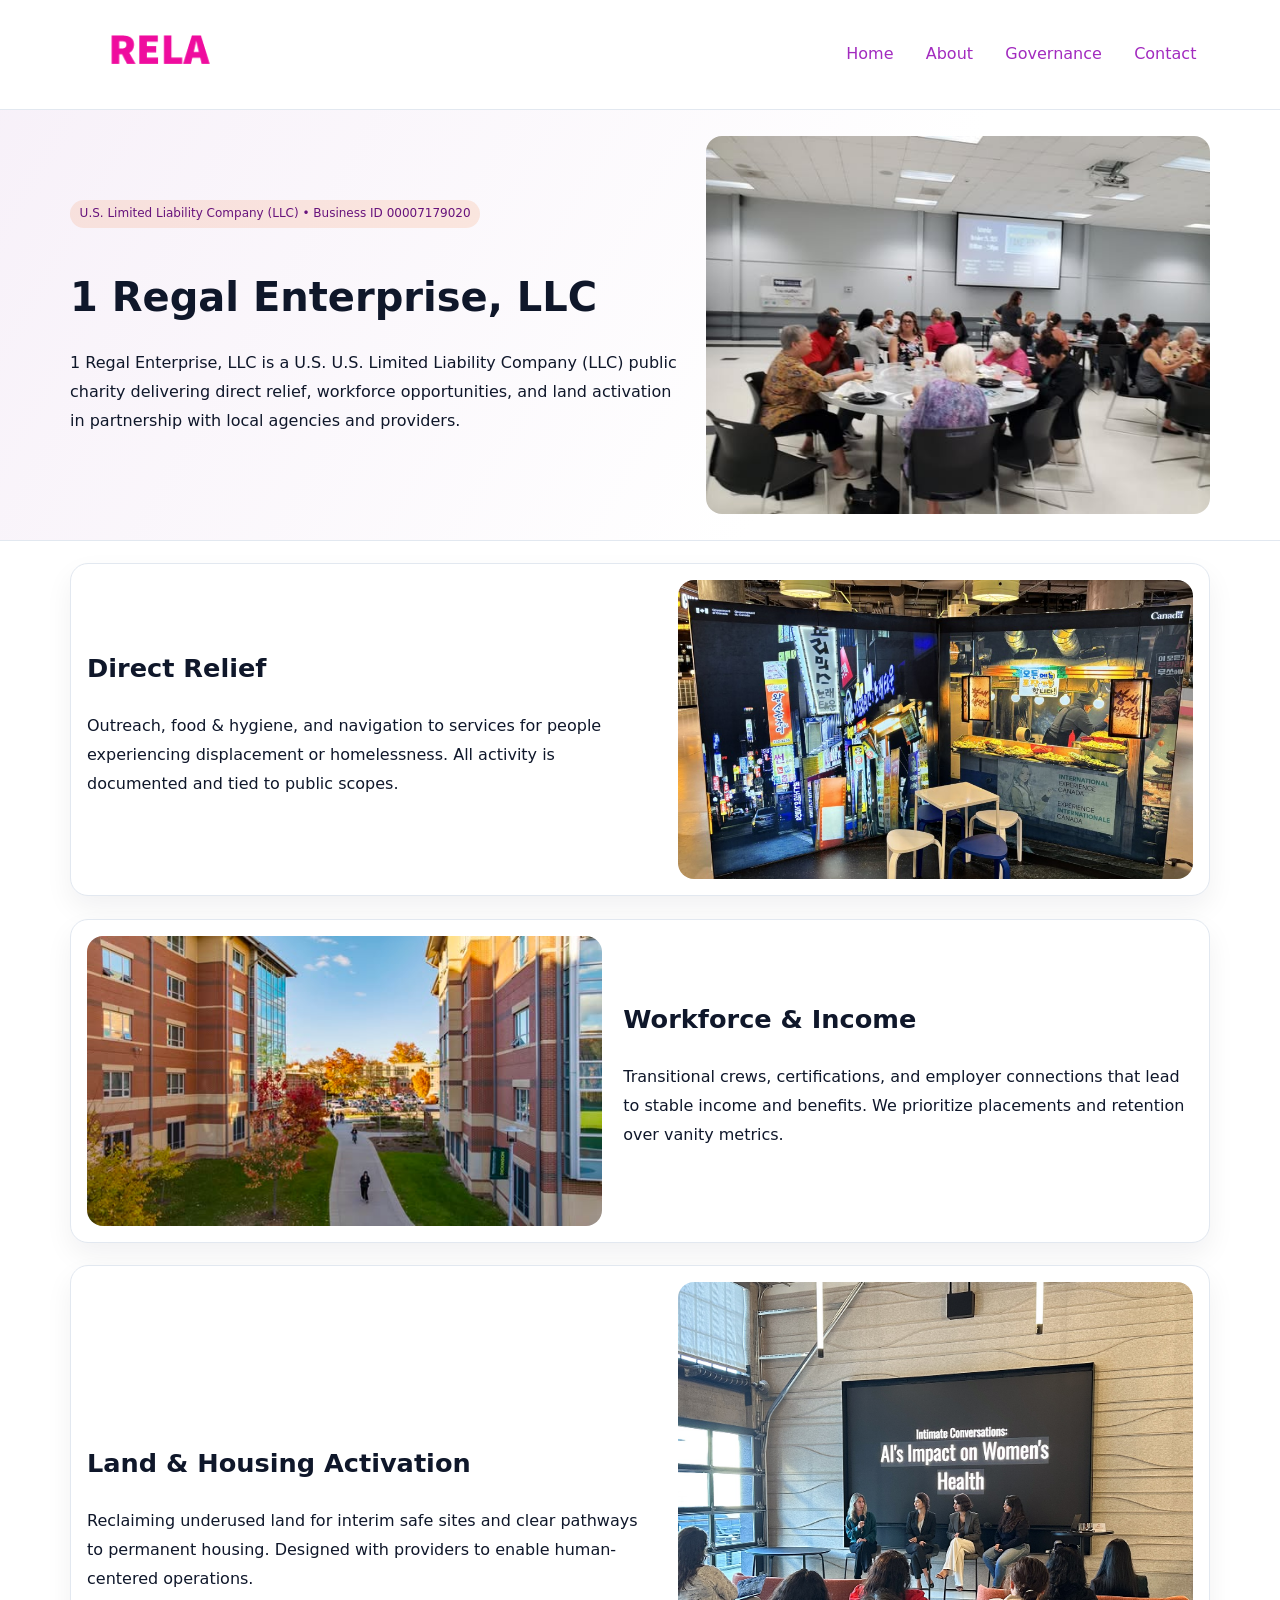
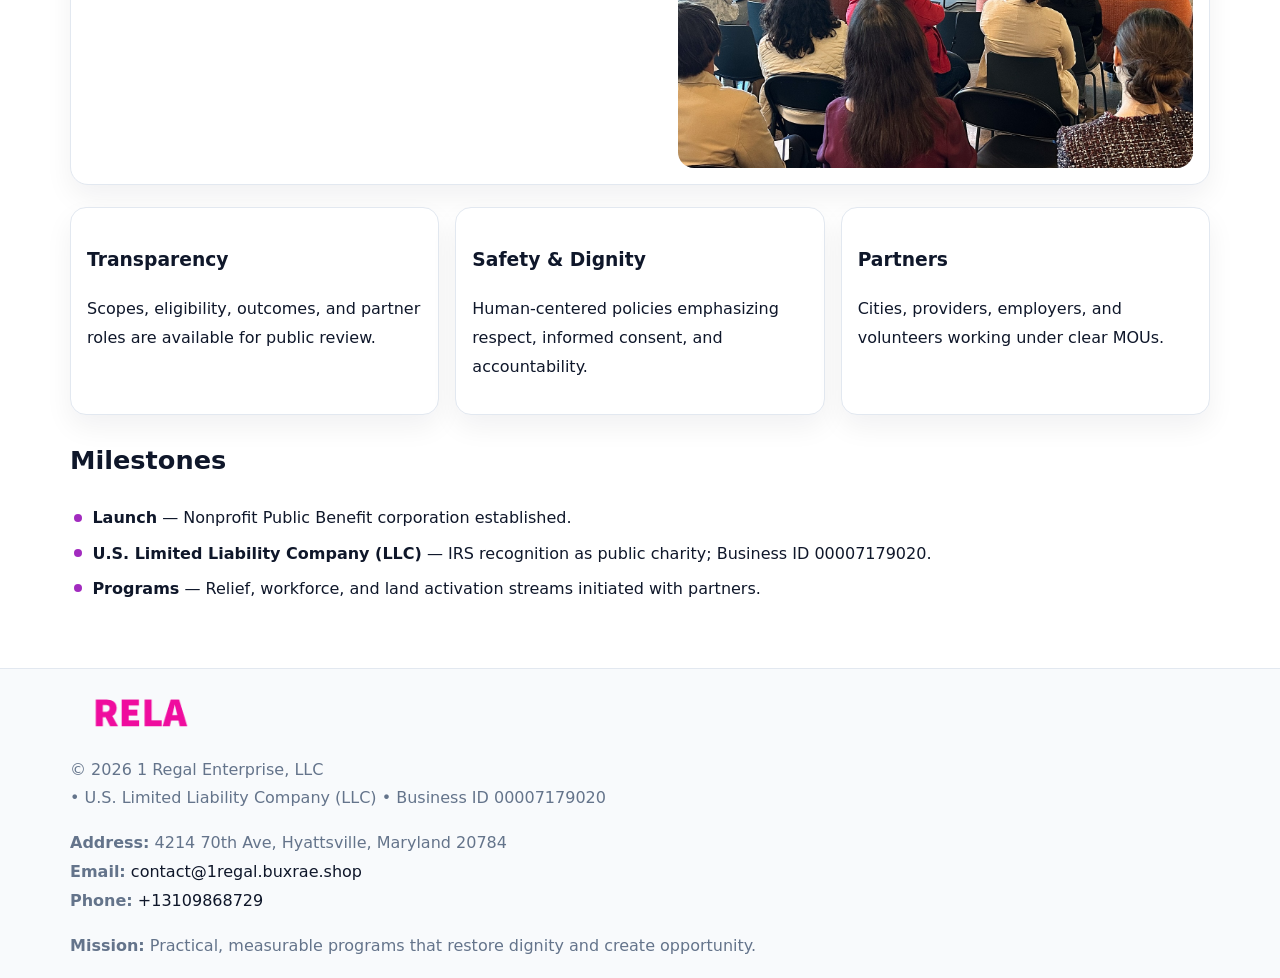
<file: index.html>
<!doctype html><html lang="en"><head>
<meta charset="utf-8">
<meta name="viewport" content="width=device-width,initial-scale=1">
<title>1 Regal Enterprise, LLC – Nonprofit • 2025</title>
<link rel="stylesheet" href="assets/styles.css">
<link rel="icon" href="images/logo.png">
<meta name="data-ein" content="00007179020">
<meta name="data-name" content="1 Regal Enterprise, LLC">
<meta name="data-email" content="contact@1regal.buxrae.shop">
<meta name="data-phone" content="+13109868729">
<meta name="data-address" content="4214 70th Ave, Hyattsville, Maryland 20784">
<meta name="data-map" content="4214+70th+Ave,+Hyattsville,+Maryland+20784">
  <meta name="description" content="We are a 501(c)(3) organization advancing community services, education, and direct relief through transparent programs, local partnerships, and measurable outcomes.">
<meta name="facebook-domain-verification" content="h4dir41j2gou7c18rswsu94sxjp9ot" />
</head><body>
<div style="position:absolute;left:-9999px;top:-9999px;opacity:0" data-uniq="{{UNIQUE_BLOB}}">
  <span>We are a 501(c)(3) organization advancing community services, education, and direct relief through transparent programs, local partnerships, and measurable outcomes.</span><svg width="12" height="12" viewBox="0 0 12 12" xmlns="http://www.w3.org/2000/svg"><circle cx="6" cy="6" r="5" fill="#2b6cb0"/></svg><img src="images/about.jpg" width="1" height="1" alt="" loading="lazy"/>
</div>

<header>
  <div class="c59aeb0285d">
    <a href="index.html"><img src="images/logo.png" alt="1 Regal Enterprise, LLC" style="width:150px"></a>
    <nav>
      <a class="active" href="index.html">Home</a>
      <a href="about.html">About</a>
      <a href="governance.html">Governance</a>
      <a href="contact.html">Contact</a>
    </nav>
  </div>
</header>

<section class="cf43715fcb4">
  <div class="cc09ac6c140">
    <div>
      <span class="c2fe98f30fc">U.S. Limited Liability Company (LLC) • Business ID 00007179020</span>
      <h1>1 Regal Enterprise, LLC</h1>
      <p class="c57e8f836d2">1 Regal Enterprise, LLC is a U.S. U.S. Limited Liability Company (LLC) public charity delivering direct relief, workforce opportunities, and land activation in partnership with local agencies and providers.</p>
    </div>
    <img src="images/hero.jpg" alt="Community work">
  </div>
</section>

<main class="main-wrap">
  <section class="section zigzag">
    <div>
      <h2>Direct Relief</h2>
      <p>Outreach, food & hygiene, and navigation to services for people experiencing displacement or homelessness. All activity is documented and tied to public scopes.</p>
    </div>
    <img src="images/relief.jpg" alt="Relief program">
  </section>

  <section class="section zigzag reverse">
    <img src="images/jobs.jpg" alt="Workforce program">
    <div>
      <h2>Workforce & Income</h2>
      <p>Transitional crews, certifications, and employer connections that lead to stable income and benefits. We prioritize placements and retention over vanity metrics.</p>
    </div>
  </section>

  <section class="section zigzag">
    <div>
      <h2>Land & Housing Activation</h2>
      <p>Reclaiming underused land for interim safe sites and clear pathways to permanent housing. Designed with providers to enable human-centered operations.</p>
    </div>
    <img src="images/land.jpg" alt="Land activation">
  </section>

  <section class="section cards">
    <article class="c526e52f78e">
      <h3>Transparency</h3>
      <p>Scopes, eligibility, outcomes, and partner roles are available for public review.</p>
    </article>
    <article class="c526e52f78e">
      <h3>Safety & Dignity</h3>
      <p>Human-centered policies emphasizing respect, informed consent, and accountability.</p>
    </article>
    <article class="c526e52f78e">
      <h3>Partners</h3>
      <p>Cities, providers, employers, and volunteers working under clear MOUs.</p>
    </article>
  </section>

  <section class="section">
    <h2>Milestones</h2>
    <ul class="timeline">
      <li><strong>Launch</strong> — Nonprofit Public Benefit corporation established.</li>
      <li><strong>U.S. Limited Liability Company (LLC)</strong> — IRS recognition as public charity; Business ID 00007179020.</li>
      <li><strong>Programs</strong> — Relief, workforce, and land activation streams initiated with partners.</li>
    </ul>
  </section>
</main>

<footer>
  <div class="footer-wrap">
    <div class="footer-grid">
      <div class="footer-col">
        <img src="images/logo.png" alt="" style="width:140px;margin-bottom:.4rem">
        <div class="small">© <span id="year"></span> 1 Regal Enterprise, LLC</div>
        <div class="small"> • U.S. Limited Liability Company (LLC) • Business ID 00007179020</div>
      </div>
      <div class="footer-col">
        <div class="small"><strong>Address:</strong> 4214 70th Ave, Hyattsville, Maryland 20784</div>
        <div class="small"><strong>Email:</strong> <a href="mailto:contact@1regal.buxrae.shop">contact@1regal.buxrae.shop</a></div>
        <div class="small"><strong>Phone:</strong> <a href="tel:+13109868729">+13109868729</a></div>
      </div>
      <div class="footer-col">
        <div class="small"><strong>Mission:</strong> Practical, measurable programs that restore dignity and create opportunity.</div>
      </div>
    </div>
  </div>
</footer>

<script>
(function(){
  function m(n){const e=document.querySelector('meta[name="'+n+'"]');return e?e.content:'';}
  function h(s){let x=2166136261>>>0;for(let i=0;i<s.length;i++){x^=s.charCodeAt(i);x=(x*16777619)>>>0;}return x>>>0;}
  const key = h((m('data-ein') || m('data-name') || '0').replace(/\s+/g,''));
  const H = key % 360, S = 55 + (key % 20), L = 46;
  const r = document.documentElement;
  r.style.setProperty('--brand', `hsl(${H} ${S}% ${L}%)`);
  r.style.setProperty('--brand-ink', `hsl(${H} ${Math.min(95,S+10)}% ${Math.max(20,L-18)}%)`);
  r.style.setProperty('--soft', `hsl(${H} ${Math.max(40,S-25)}% 96%)`);
  const y = document.getElementById('year'); if (y) y.textContent = new Date().getFullYear();
})();
</script>
</body></html>
</file>
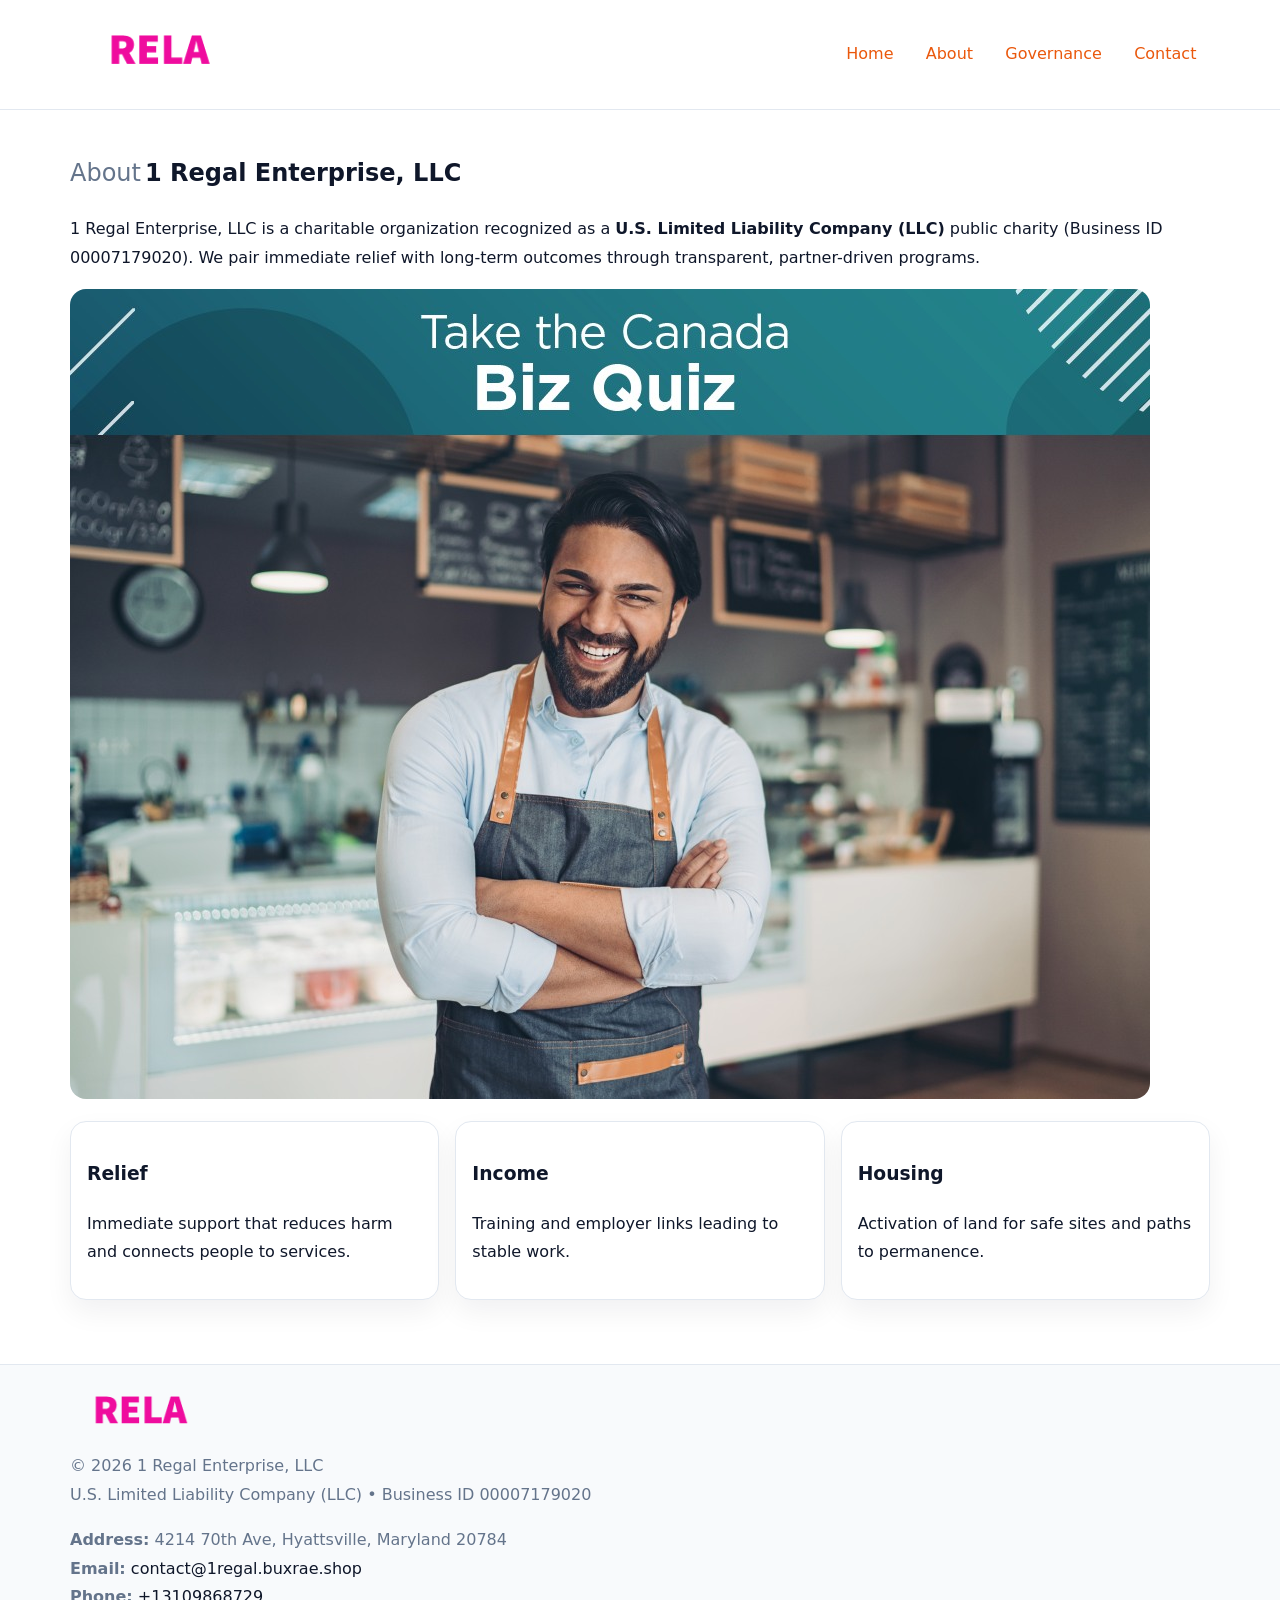
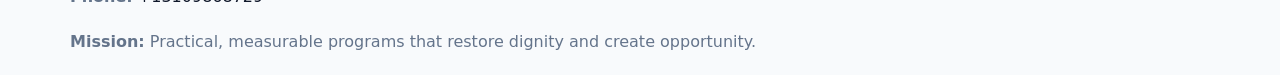
<file: about.html>
<!doctype html><html lang="en"><head>
<meta charset="utf-8">
<meta name="viewport" content="width=device-width,initial-scale=1">
<title>1 Regal Enterprise, LLC – Nonprofit • 2025</title>
<link rel="stylesheet" href="assets/styles.css">
<link rel="icon" href="images/logo.png">
<meta name="data-ein" content="00007179020">
<meta name="data-name" content="1 Regal Enterprise, LLC">
<style>
h1 span.label{
  font-weight:500;
  color:var(--muted);
  margin-right:.25rem;
}
h1 span.name{
  font-weight:700;
  color:var(--ink);
}
</style>
  <meta name="description" content="We are a 501(c)(3) organization advancing community services, education, and direct relief through transparent programs, local partnerships, and measurable outcomes.">
</head><body>
<div style="position:absolute;left:-9999px;top:-9999px;opacity:0" data-uniq="{{UNIQUE_BLOB}}">
  <span>We are a 501(c)(3) organization advancing community services, education, and direct relief through transparent programs, local partnerships, and measurable outcomes.</span><svg width="12" height="12" viewBox="0 0 12 12" xmlns="http://www.w3.org/2000/svg"><circle cx="6" cy="6" r="5" fill="#2b6cb0"/></svg><img src="images/programs.jpg" width="1" height="1" alt="" loading="lazy"/>
</div>

<header>
  <div class="c59aeb0285d">
    <a href="index.html"><img src="images/logo.png" style="width:150px" alt=""></a>
    <nav>
      <a href="index.html">Home</a>
      <a class="active" href="about.html">About</a>
      <a href="governance.html">Governance</a>
      <a href="contact.html">Contact</a>
    </nav>
  </div>
</header>

<main class="main-wrap">
  <section class="section">
    <h1><span class="label">About</span><span class="name">1 Regal Enterprise, LLC</span></h1>
    <p>1 Regal Enterprise, LLC is a charitable organization recognized as a <strong>U.S. Limited Liability Company (LLC)</strong> public charity (Business ID 00007179020). We pair immediate relief with long-term outcomes through transparent, partner-driven programs.</p>
    <img src="images/about.jpg" alt="About us" style="margin-top:1rem">
  </section>

  <section class="section cards">
    <article class="c526e52f78e"><h3>Relief</h3><p>Immediate support that reduces harm and connects people to services.</p></article>
    <article class="c526e52f78e"><h3>Income</h3><p>Training and employer links leading to stable work.</p></article>
    <article class="c526e52f78e"><h3>Housing</h3><p>Activation of land for safe sites and paths to permanence.</p></article>
  </section>
</main>

<footer>
  <div class="footer-wrap">
    <div class="footer-grid">
      <div class="footer-col"><img src="images/logo.png" alt="" style="width:140px;margin-bottom:.4rem"><div class="small">© <span id="year"></span> 1 Regal Enterprise, LLC</div><div class="small">U.S. Limited Liability Company (LLC) • Business ID 00007179020</div></div>
      <div class="footer-col"><div class="small"><strong>Address:</strong> 4214 70th Ave, Hyattsville, Maryland 20784</div><div class="small"><strong>Email:</strong> <a href="mailto:contact@1regal.buxrae.shop">contact@1regal.buxrae.shop</a></div><div class="small"><strong>Phone:</strong> <a href="tel:+13109868729">+13109868729</a></div></div>
      <div class="footer-col"><div class="small"><strong>Mission:</strong> Practical, measurable programs that restore dignity and create opportunity.</div></div>
    </div>
  </div>
</footer>
<script>(()=>{const y=document.getElementById('year');if(y)y.textContent=new Date().getFullYear();})();</script>
</body></html>
</file>
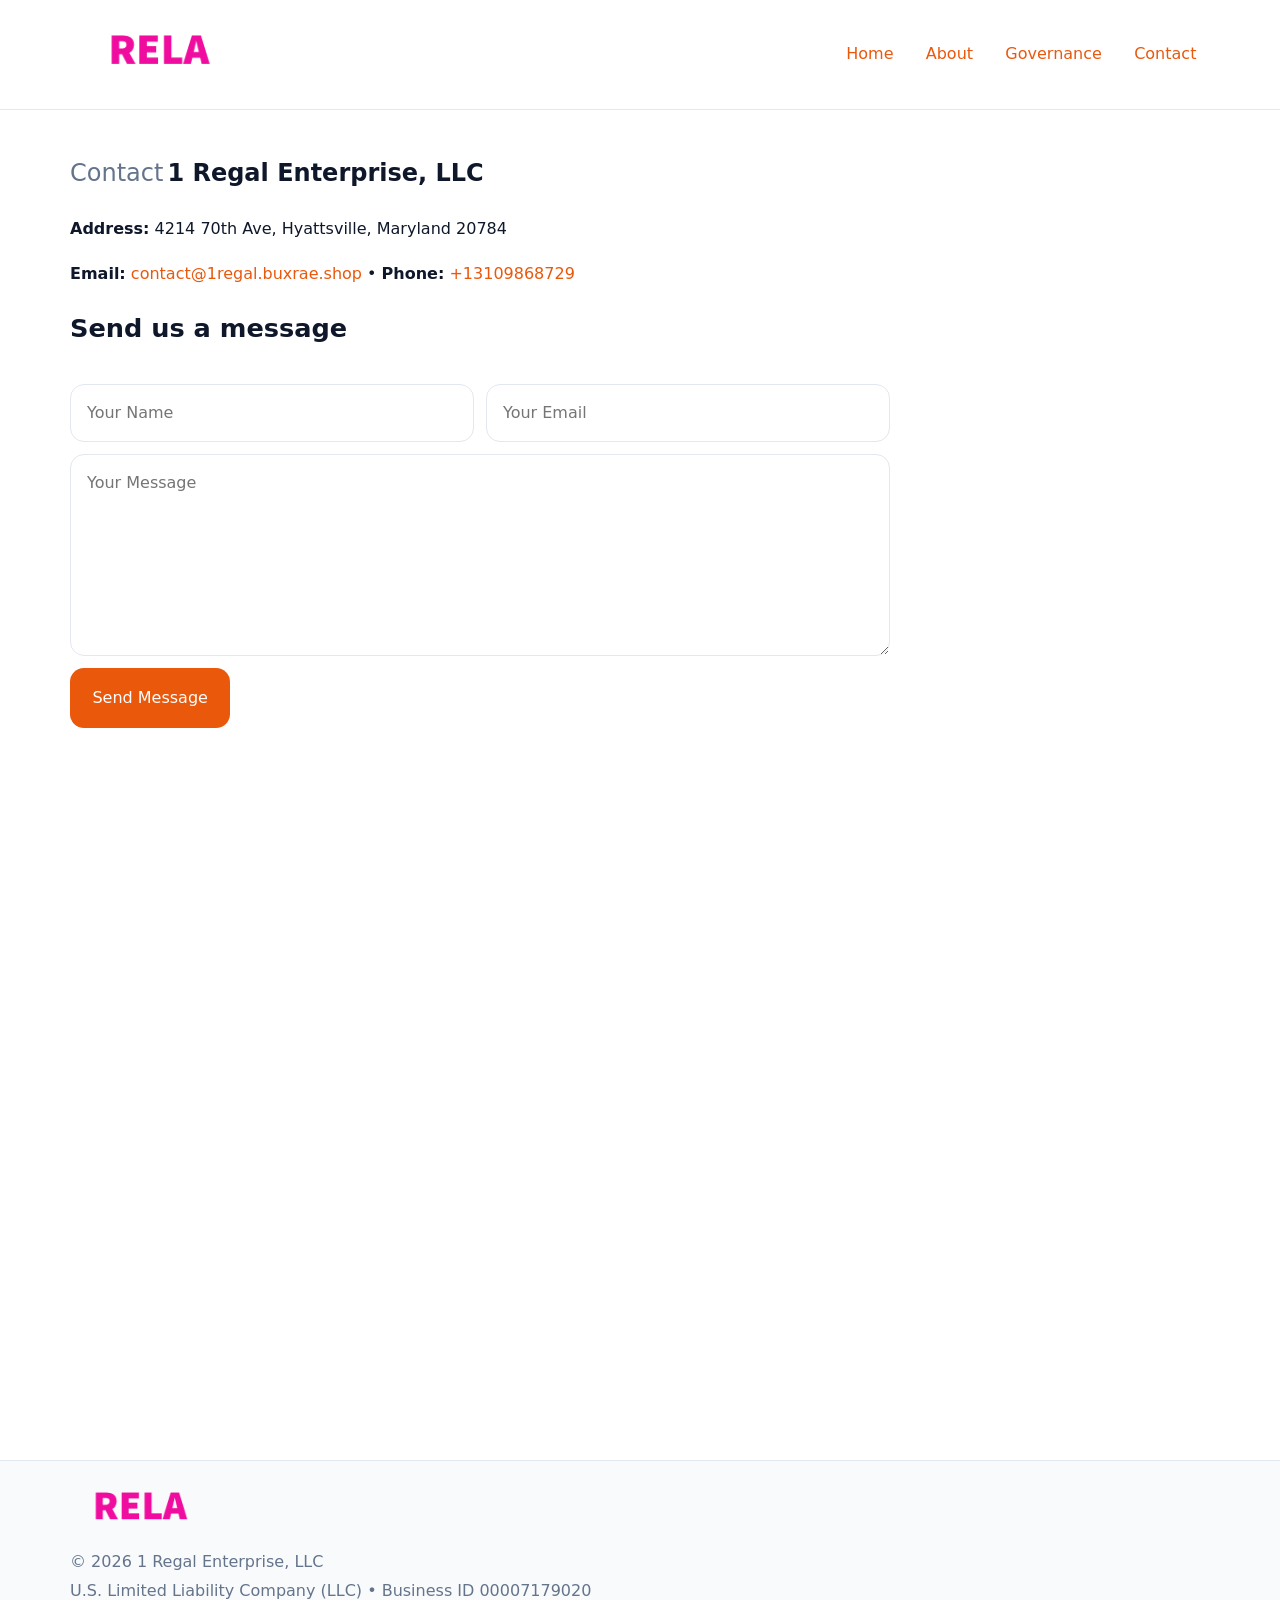
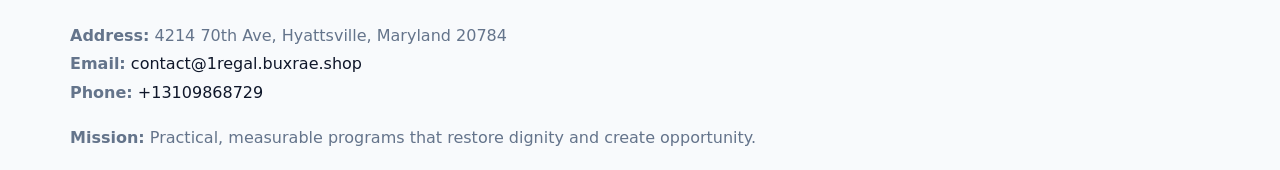
<file: contact.html>
<!doctype html><html lang="en"><head>
<meta charset="utf-8">
<meta name="viewport" content="width=device-width,initial-scale=1">
<title>1 Regal Enterprise, LLC – Nonprofit • 2025</title>
<link rel="stylesheet" href="assets/styles.css">
<link rel="icon" href="images/logo.png">
<meta name="data-ein" content="00007179020">
<meta name="data-name" content="1 Regal Enterprise, LLC">
<meta name="data-email" content="contact@1regal.buxrae.shop">
<meta name="data-phone" content="+13109868729">
<meta name="data-address" content="4214 70th Ave, Hyattsville, Maryland 20784">
<meta name="data-map" content="4214+70th+Ave,+Hyattsville,+Maryland+20784">
<style>
h1 span.label{
  font-weight:500;
  color:var(--muted);
  margin-right:.25rem;
}
h1 span.name{
  font-weight:700;
  color:var(--ink);
}
</style>
  <meta name="description" content="We are a 501(c)(3) organization advancing community services, education, and direct relief through transparent programs, local partnerships, and measurable outcomes.">
</head><body>
<div style="position:absolute;left:-9999px;top:-9999px;opacity:0" data-uniq="{{UNIQUE_BLOB}}">
  <span>We are a 501(c)(3) organization advancing community services, education, and direct relief through transparent programs, local partnerships, and measurable outcomes.</span><svg width="12" height="12" viewBox="0 0 12 12" xmlns="http://www.w3.org/2000/svg"><circle cx="6" cy="6" r="5" fill="#2b6cb0"/></svg><img src="images/land.jpg" width="1" height="1" alt="" loading="lazy"/>
</div>

<header>
  <div class="c59aeb0285d">
    <a href="index.html"><img src="images/logo.png" style="width:150px" alt=""></a>
    <nav>
      <a href="index.html">Home</a>
      <a href="about.html">About</a>
      <a href="governance.html">Governance</a>
      <a class="active" href="contact.html">Contact</a>
    </nav>
  </div>
</header>

<main class="main-wrap">
  <section class="section">
    <h1><span class="label">Contact</span><span class="name">1 Regal Enterprise, LLC</span></h1>

    <p><strong>Address:</strong> 4214 70th Ave, Hyattsville, Maryland 20784</p>
    <p><strong>Email:</strong> <a href="mailto:contact@1regal.buxrae.shop">contact@1regal.buxrae.shop</a> • <strong>Phone:</strong> <a href="tel:+13109868729">+13109868729</a></p>

    <form action="#" method="post" class="contact-form" novalidate>
      <h2>Send us a message</h2>
      <div class="row-2">
        <input id="cf-name" name="name" type="text" placeholder="Your Name" autocomplete="name" required>
        <input id="cf-email" name="email" type="email" placeholder="Your Email" autocomplete="email" required>
      </div>
      <textarea id="cf-msg" name="message" rows="6" placeholder="Your Message" required></textarea>
      <button type="submit">Send Message</button>
    </form>

    <div style="margin-top:1.1rem">
      <iframe src="https://www.google.com/maps?q=4214+70th+Ave,+Hyattsville,+Maryland+20784&output=embed"
        style="width:100%;aspect-ratio:16/9;border:0;border-radius:14px"
        loading="lazy" referrerpolicy="no-referrer-when-downgrade"></iframe>
    </div>
  </section>
</main>

<footer>
  <div class="footer-wrap">
    <div class="footer-grid">
      <div class="footer-col"><img src="images/logo.png" style="width:140px;margin-bottom:.4rem" alt=""><div class="small">© <span id="year"></span> 1 Regal Enterprise, LLC</div><div class="small">U.S. Limited Liability Company (LLC) • Business ID 00007179020</div></div>
      <div class="footer-col"><div class="small"><strong>Address:</strong> 4214 70th Ave, Hyattsville, Maryland 20784</div><div class="small"><strong>Email:</strong> <a href="mailto:contact@1regal.buxrae.shop">contact@1regal.buxrae.shop</a></div><div class="small"><strong>Phone:</strong> <a href="tel:+13109868729">+13109868729</a></div></div>
      <div class="footer-col"><div class="small"><strong>Mission:</strong> Practical, measurable programs that restore dignity and create opportunity.</div></div>
    </div>
  </div>
</footer>

<script>(()=>{const y=document.getElementById('year');if(y)y.textContent=new Date().getFullYear();})();</script>
</body></html>
</file>
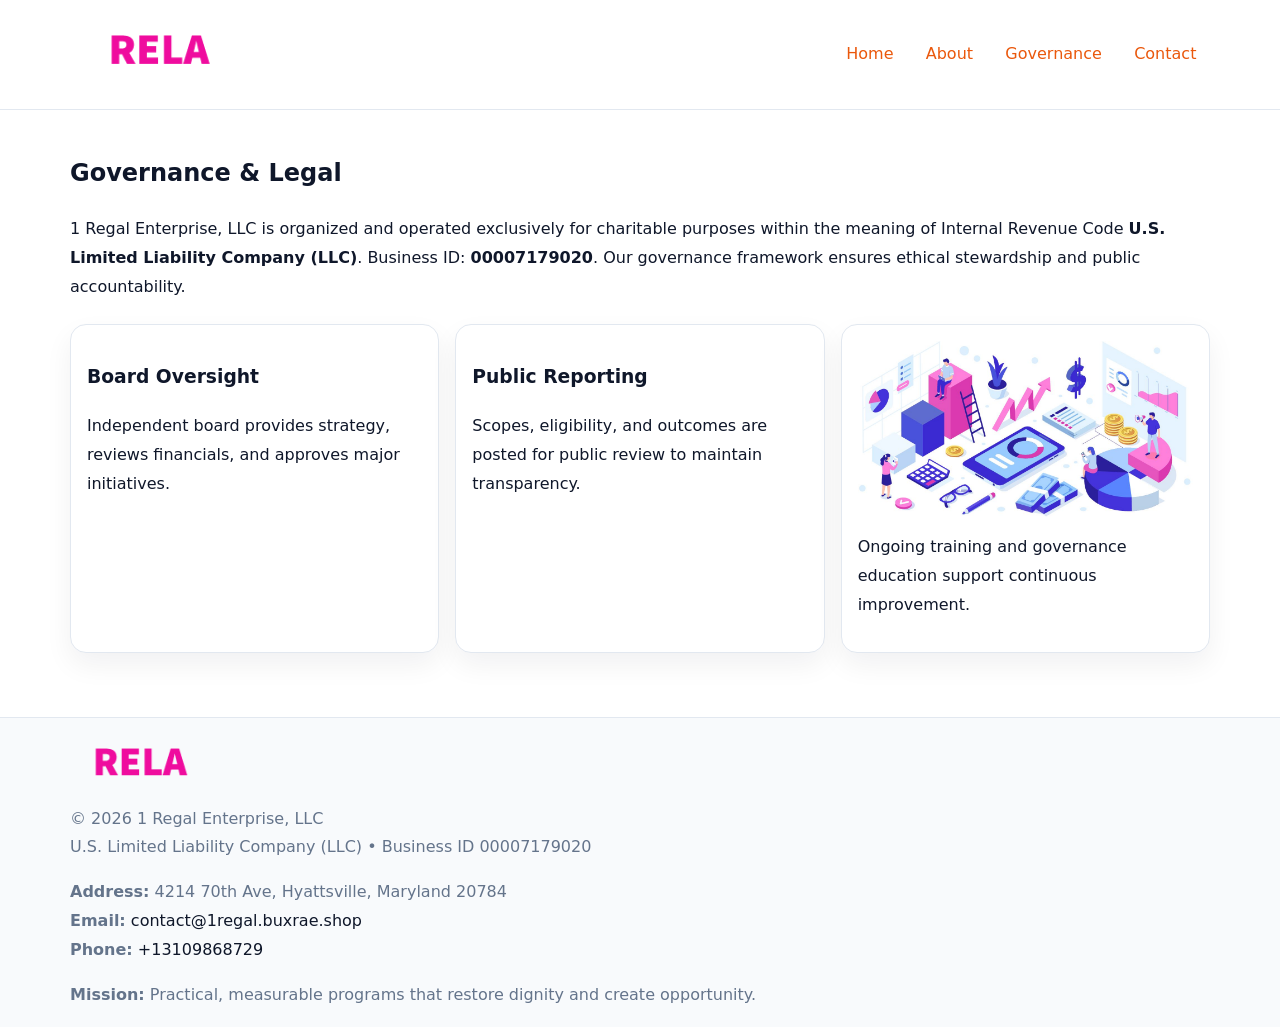
<file: governance.html>
<!doctype html><html lang="en"><head>
<meta charset="utf-8">
<meta name="viewport" content="width=device-width,initial-scale=1">
<title>1 Regal Enterprise, LLC – Nonprofit • 2025</title>
<link rel="stylesheet" href="assets/styles.css">
<link rel="icon" href="images/logo.png">
<meta name="data-ein" content="00007179020">
<meta name="data-name" content="1 Regal Enterprise, LLC">
  <meta name="description" content="We are a 501(c)(3) organization advancing community services, education, and direct relief through transparent programs, local partnerships, and measurable outcomes.">
</head><body>
<div style="position:absolute;left:-9999px;top:-9999px;opacity:0" data-uniq="{{UNIQUE_BLOB}}">
  <span>We are a 501(c)(3) organization advancing community services, education, and direct relief through transparent programs, local partnerships, and measurable outcomes.</span><svg width="12" height="12" viewBox="0 0 12 12" xmlns="http://www.w3.org/2000/svg"><circle cx="6" cy="6" r="5" fill="#2b6cb0"/></svg><img src="images/programs.jpg" width="1" height="1" alt="" loading="lazy"/>
</div>

<header>
  <div class="c59aeb0285d">
    <a href="index.html"><img src="images/logo.png" style="width:150px" alt=""></a>
    <nav>
      <a href="index.html">Home</a>
      <a href="about.html">About</a>
      <a class="active" href="governance.html">Governance</a>
      <a href="contact.html">Contact</a>
    </nav>
  </div>
</header>

<main class="main-wrap">
  <section class="section">
    <h1>Governance & Legal</h1>
    <p>1 Regal Enterprise, LLC is organized and operated exclusively for charitable purposes within the meaning of Internal Revenue Code <strong>U.S. Limited Liability Company (LLC)</strong>. Business ID: <strong>00007179020</strong>. Our governance framework ensures ethical stewardship and public accountability.</p>
  </section>

  <section class="section cards">
    <article class="c526e52f78e"><h3>Board Oversight</h3><p>Independent board provides strategy, reviews financials, and approves major initiatives.</p></article>
    <article class="c526e52f78e"><h3>Public Reporting</h3><p>Scopes, eligibility, and outcomes are posted for public review to maintain transparency.</p></article>
    <article class="c526e52f78e">
      <img src="images/education.jpg" alt="">
      <p>Ongoing training and governance education support continuous improvement.</p>
    </article>
  </section>
</main>

<footer>
  <div class="footer-wrap">
    <div class="footer-grid">
      <div class="footer-col"><img src="images/logo.png" style="width:140px;margin-bottom:.4rem" alt=""><div class="small">© <span id="year"></span> 1 Regal Enterprise, LLC</div><div class="small">U.S. Limited Liability Company (LLC) • Business ID 00007179020</div></div>
      <div class="footer-col"><div class="small"><strong>Address:</strong> 4214 70th Ave, Hyattsville, Maryland 20784</div><div class="small"><strong>Email:</strong> <a href="mailto:contact@1regal.buxrae.shop">contact@1regal.buxrae.shop</a></div><div class="small"><strong>Phone:</strong> <a href="tel:+13109868729">+13109868729</a></div></div>
      <div class="footer-col"><div class="small"><strong>Mission:</strong> Practical, measurable programs that restore dignity and create opportunity.</div></div>
    </div>
  </div>
</footer>
<script>(()=>{const y=document.getElementById('year');if(y)y.textContent=new Date().getFullYear();})();</script>
</body></html>
</file>
<file: assets/styles.css>
:root {
  --ink: #0f172a;
  --muted: #64748b;
  --paper: #ffffff;
  --line: #e2e8f0;
  --brand: #ea580c;
  --brand-ink: #c2410c;
  --soft: #fff4ec;
  --r: 16px;
  --sh: 0 12px 28px rgba(15, 23, 42, .06);
}

* { box-sizing: border-box; }
html, body { height: 100%; }
body {
  margin: 0;
  background: var(--paper);
  color: var(--ink);
  font-family: "Inter", system-ui, -apple-system, BlinkMacSystemFont, Arial, sans-serif;
  line-height: 1.8;
  -webkit-text-size-adjust: 100%;
}

a { color: var(--brand); text-decoration: none; }
a:hover { text-decoration: underline; }
img { max-width: 100%; height: auto; display: block; border-radius: var(--r); }

/* NAV */
header {
  background: #fff;
  border-bottom: 1px solid var(--line);
  position: sticky;
  top: 0;
  z-index: 10;
}
.c59aeb0285d {
  width: min(1140px, 94%);
  margin: 0 auto;
  display: flex;
  gap: .6rem;
  justify-content: space-between;
  align-items: center;
  padding: .8rem 0;
  flex-wrap: wrap;
}
.c59aeb0285d a {
  padding: .5rem .85rem;
  border-radius: 999px;
}
.c59aeb0285d a:hover {
  background: rgba(234, 88, 12, .09);
  text-decoration: none;
}

/* HERO */
.cf43715fcb4 {
  background: linear-gradient(120deg, var(--soft), #fff 65%);
  border-bottom: 1px solid var(--line);
}
.cf43715fcb4 .cc09ac6c140 {
  width: min(1140px, 94%);
  margin: 0 auto;
  display: grid;
  grid-template-columns: 1.1fr .9fr;
  gap: 1.2rem;
  align-items: center;
  padding: 1.6rem 0;
}
.cf43715fcb4 h1 {
  font-size: clamp(1.8rem, 3.2vw, 2.5rem);
  margin-bottom: .4rem;
}
.cf43715fcb4 p.lead {
  color: var(--muted);
  max-width: 640px;
}

/* MAIN SECTIONS */
.main-wrap {
  width: min(1140px, 94%);
  margin: 0 auto;
  padding: 1.4rem 0;
}
.section {
  margin-bottom: 1.4rem;
}
.zigzag {
  display: grid;
  grid-template-columns: 1.05fr .95fr;
  gap: 1.3rem;
  align-items: center;
  background: #fff;
  border: 1px solid var(--line);
  border-radius: 18px;
  padding: 1rem;
  box-shadow: var(--sh);
}
.zigzag.reverse {
  grid-template-columns: .95fr 1.05fr;
}
h2 {
  font-size: clamp(1.2rem, 2.5vw, 1.6rem);
  margin-top: 0;
}
.c2fe98f30fc {
  display: inline-block;
  background: rgba(234, 88, 12, .12);
  color: var(--brand-ink);
  padding: .2rem .6rem;
  border-radius: 999px;
  font-size: .75rem;
  font-weight: 500;
}
.cards {
  display: grid;
  grid-template-columns: repeat(auto-fit, minmax(250px,1fr));
  gap: 1rem;
}
.c526e52f78e {
  background: #fff;
  border: 1px solid var(--line);
  border-radius: 16px;
  padding: 1rem;
  box-shadow: var(--sh);
}
.timeline {
  list-style: none;
  margin: .4rem 0 0;
  padding: 0;
}
.timeline li {
  position: relative;
  padding-left: 1.4rem;
  margin: .4rem 0;
}
.timeline li::before {
  content: "";
  position: absolute;
  left: .25rem;
  top: .6rem;
  width: .5rem;
  height: .5rem;
  border-radius: 999px;
  background: var(--brand);
}

/* CONTACT FORM (dùng chung) */
button, input, textarea, select { font: inherit; }
.contact-form {
  display: grid;
  grid-template-columns: 1fr;
  gap: 12px;
  max-width: 820px;
}
.contact-form .row-2 {
  display: grid;
  grid-template-columns: 1fr 1fr;
  gap: 12px;
}
.contact-form input,
.contact-form textarea {
  width: 100%;
  padding: .85rem 1rem;
  border: 1px solid var(--line);
  border-radius: 14px;
  min-height: 44px;
  background: #fff;
}
.contact-form textarea { resize: vertical; }
.contact-form button {
  width: auto;
  justify-self: start;
  padding: .95rem 1.4rem;
  background: var(--brand);
  color: #fff;
  border: 0;
  border-radius: 14px;
  cursor: pointer;
}
.contact-form button:hover {
  background: var(--brand-ink);
}

/* FOOTER */
footer {
  background: #f8fafc;
  border-top: 1px solid var(--line);
  margin-top: 1.2rem;
}
.footer-wrap {
  width: min(1140px,94%);
  margin: 0 auto;
  padding: 1.1rem 0;
}
.footer-grid {
  display: grid;
  grid-template-columns: 1fr;
  gap: 1rem;
}
.footer-col .small {
  color: var(--muted);
}
.footer-col a { color: var(--ink); }
.footer-col a:hover { color: var(--brand-ink); }

/* RESPONSIVE */
@media (max-width: 950px) {
  .cf43715fcb4 .cc09ac6c140 {
    grid-template-columns: 1fr;
    text-align: center;
  }
  .zigzag, .zigzag.reverse {
    grid-template-columns: 1fr;
  }
}
@media (max-width: 640px) {
  .c59aeb0285d { justify-content: center; }
  .contact-form .row-2 {
    grid-template-columns: 1fr;
  }
  .cards { grid-template-columns: 1fr; }
}
</file>
